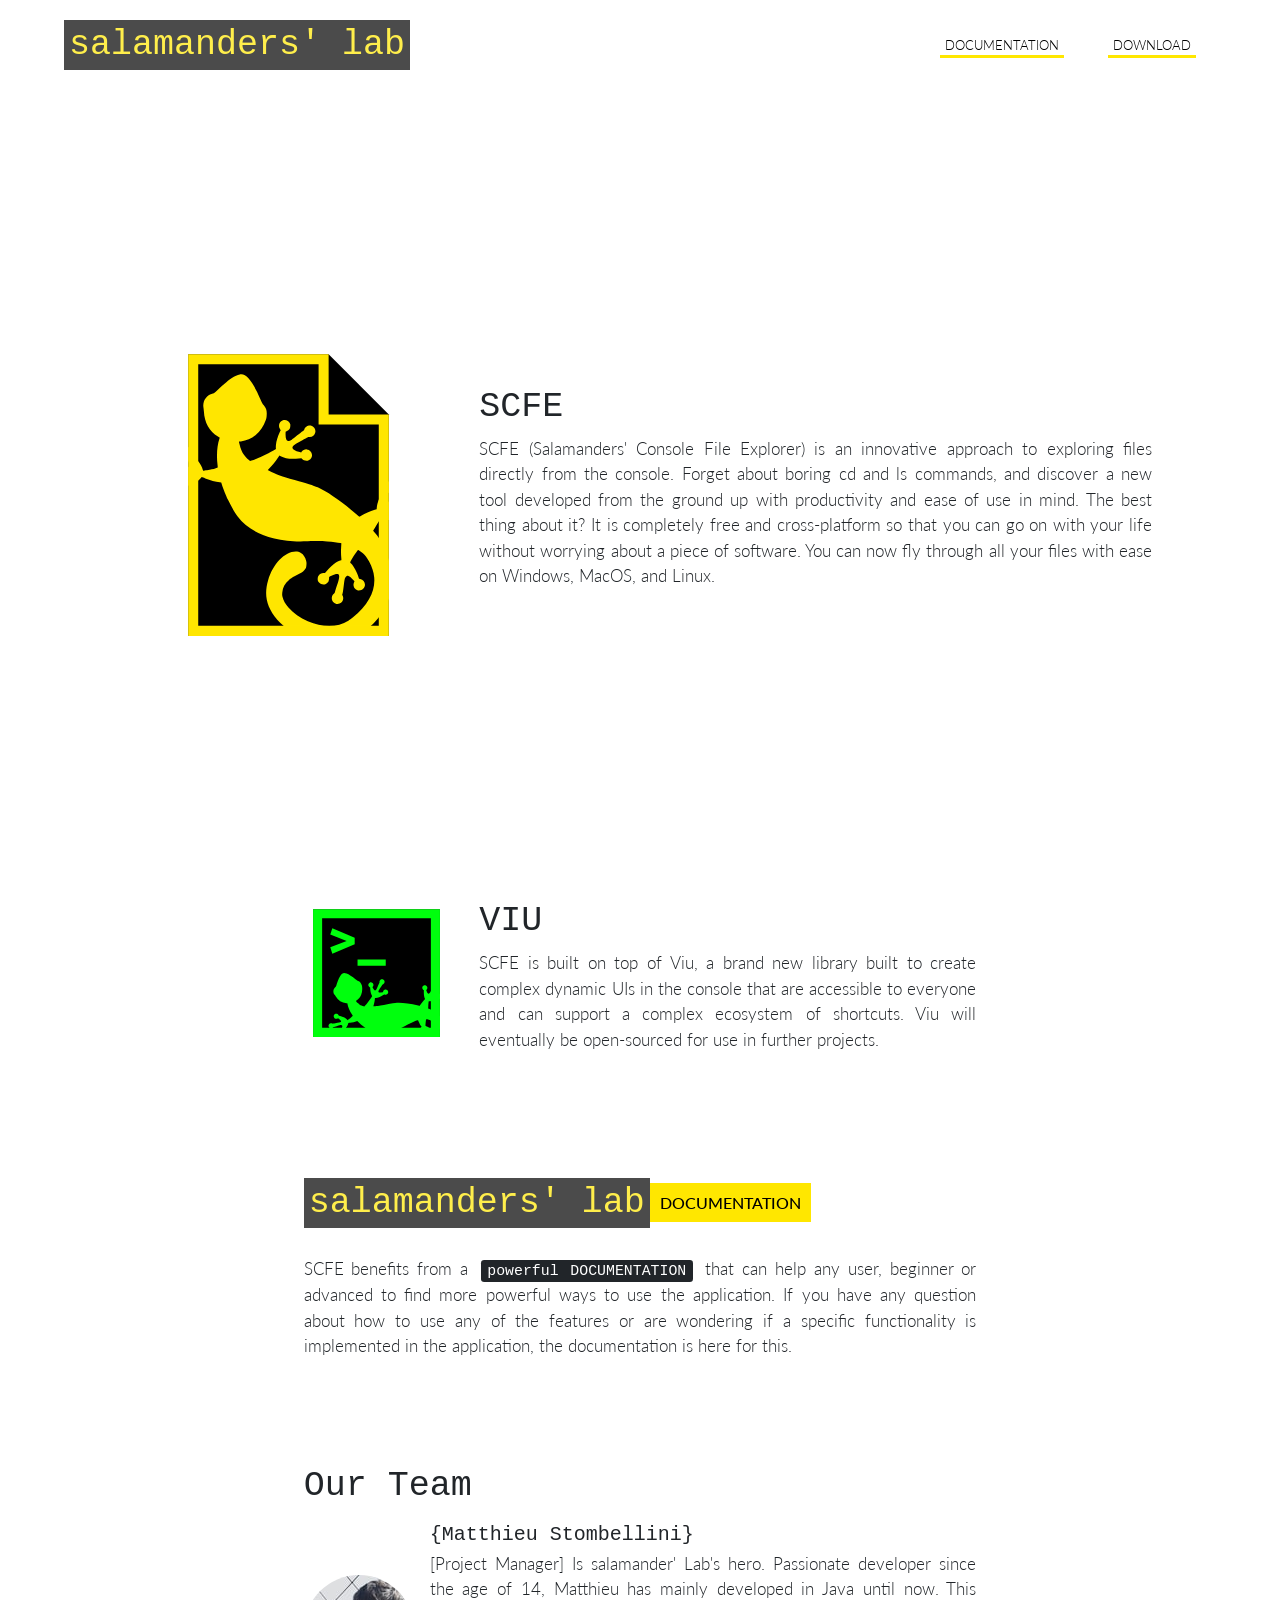
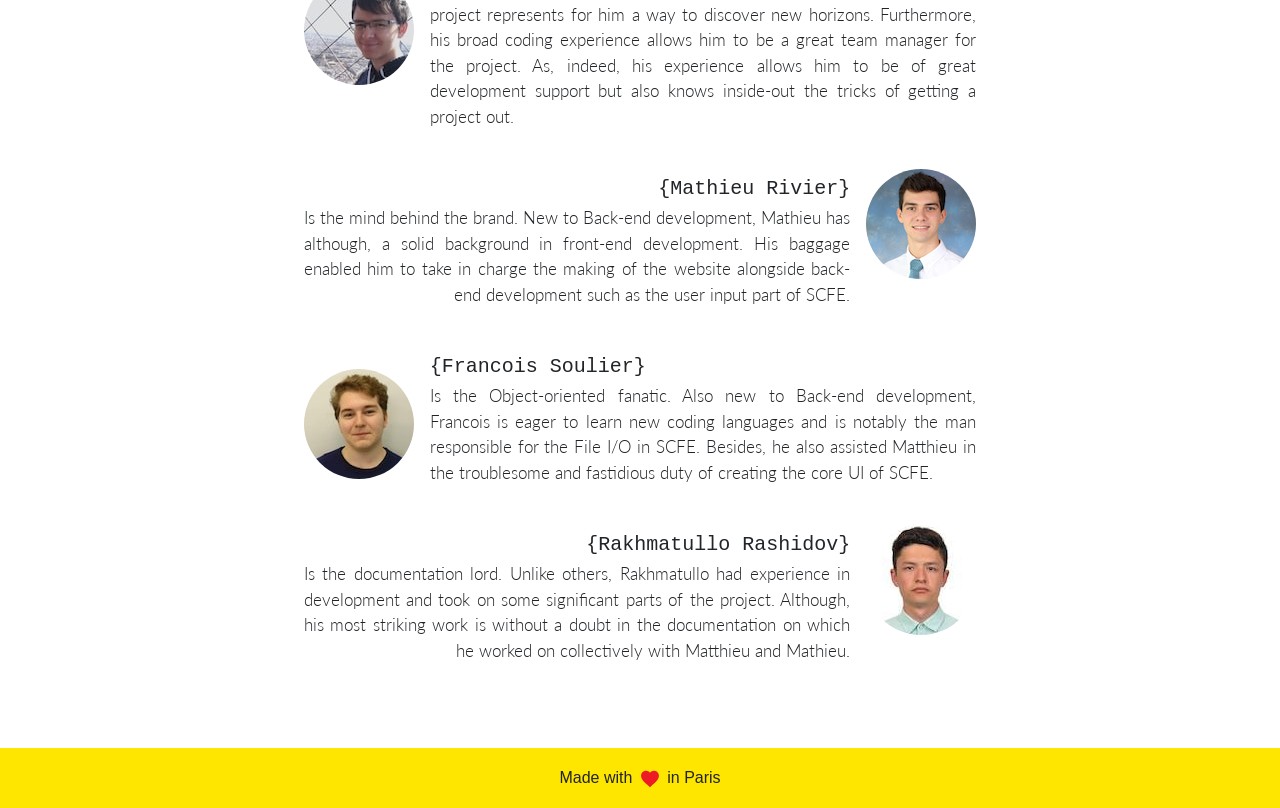
<file: salamanders.dev/index.html>
<!DOCTYPE html>
<html lang="en" dir="ltr">
<head>

	<!-- VIEW PORT + CHARSET -->
	<meta name="viewport" content="width=device-width, initial-scale=1.0">
    <meta charset="utf-8">
    
    
	<!-- Global site tag (gtag.js) - Google Analytics -->
	<script async src="https://www.googletagmanager.com/gtag/js?id=UA-137724174-1"></script>
	<script>
		window.dataLayer = window.dataLayer || [];
		function gtag(){dataLayer.push(arguments);}
		gtag('js', new Date());
		
		gtag('config', 'UA-137724174-1');
	</script>


    <!-- External links -->
    <link rel="stylesheet" href="https://stackpath.bootstrapcdn.com/bootstrap/4.3.0/css/bootstrap.min.css" 
    integrity="sha384-PDle/QlgIONtM1aqA2Qemk5gPOE7wFq8+Em+G/hmo5Iq0CCmYZLv3fVRDJ4MMwEA" crossorigin="anonymous">
	<link href="https://fonts.googleapis.com/css?family=Lato:300,400|PT+Mono" rel="stylesheet">

	<script src="https://ajax.googleapis.com/ajax/libs/jquery/3.4.0/jquery.min.js"></script>
    

    <!-- Internal Links -->
    <link rel="stylesheet" href="css/navigation.css">
    <link rel="stylesheet" href="css/master.css">
    <link rel="stylesheet" href="css/animations.css">

    <script src="js/nav.js" charset="utf-8"></script>


    <!-- Page Title  / icon -->
    <link rel="icon" type="image/x-icon" href="library/favicon.ico">
    <title>salamanders' lab</title>

</head>


<!-- BODY -->
<body>	
	<!-- NAVIGATION -->
	<div class="nav">
		<li><h1 class="nav-title"><a href="#" class="nav-title nav-title-home">salamanders' lab</a></h1></li>
		
		<ul class='ml-auto'>
			<li><a href="pages/documentation.html" class="nav-a">Documentation</a></li>
			<li><a rel="canonical" href="pages/download.html" class="nav-a">Download</a></li>
		</ul>
		
	</div>


	<!-- NAVIGATION MOBILE -->
	<div class="navMini"> 
		<a href="#" id="logo">salamanders' lab</a>
		<div id="myNav" class="overlay">
			<a href="javascript:void(0)" class="closebtn" id="btn-nav" onclick="closeNav()">
				<!-- Close BTN SVG -->
				<svg enable-background="new 0 0 32 32" height="32px" class="menu-ico" version="1.1" viewBox="0 0 32 32" width="32px" 
					xml:space="preserve" xmlns="http://www.w3.org/2000/svg" xmlns:xlink="http://www.w3.org/1999/xlink"><path 
						d="M17.459,16.014l8.239-8.194c0.395-0.391,0.395-1.024,0-1.414c-0.394-0.391-1.034-0.391-1.428,0
						l-8.232,8.187L7.73,6.284c-0.394-0.395-1.034-0.395-1.428,0c-0.394,0.396-0.394,1.037,0,1.432l8.302,8.303l-8.332,8.286
						c-0.394,0.391-0.394,1.024,0,1.414c0.394,0.391,1.034,0.391,1.428,0l8.325-8.279l8.275,8.276c0.394,0.395,1.034,0.395,1.428,0
						c0.394-0.396,0.394-1.037,0-1.432L17.459,16.014z" id="Close"/><g/><g/><g/><g/><g/><g/>
				</svg>
			</a>
			
			<div class="overlay-content">
				<a href="pages/documentation.html">Documentation</a>
				<a href="pages/download.html">Download</a>
			</div>
		</div>

		<a href="javascript:void(0)" class="closebtn" id="btn-nav" onclick="openNav()">
			<!-- Open BTN SVG -->
			<svg enable-background="new 0 0 32 32" height="32px" class="menu-ico" version="1.1" viewBox="0 0 32 32" width="32px" xml:space="preserve" 
				xmlns="http://www.w3.org/2000/svg" xmlns:xlink="http://www.w3.org/1999/xlink"><g id="Menu_1_">
					<path d="M1,10h30c0.552,0,1-0.448,1-1c0-0.552-0.448-1-1-1H1C0.448,8,0,8.448,0,9C0,9.552,0.448,10,1,10z"/>
					<path d="M31,15H1c-0.552,0-1,0.448-1,1c0,0.552,0.448,1,1,1h30c0.552,0,1-0.448,1-1C32,15.448,31.552,15,31,15z"/>
					<path d="M31,22H11c-0.552,0-1,0.448-1,1s0.448,1,1,1h20c0.552,0,1-0.448,1-1S31.552,22,31,22z"/></g><g/><g/><g/><g/><g/><g/>
			</svg>
		</a>
    </div>
	<!-- END OF NAVIGATION -->
    
    
	<!-- MAIN CODE -->
    <div class="main">
		
		<!-- DOWNLOAD APP + QUICK PRESENTATION -->
		<div class="presentation-container row align-items-center">
			<div class="col-md-4">
				<a href="pages/download.html"><img src="library/scfe.svg" class="img-logo" alt="logo - SCFE" /></a>
			</div>


			<div class="col-md-8">
				<h1 class="sectionTitle">SCFE</h1>
				<p class="text">SCFE (Salamanders' Console File Explorer) is an innovative approach to exploring files directly from the console. Forget about boring cd and ls commands, and discover a new tool developed from the ground up with productivity and ease of use in mind. The best thing about it? It is completely free and cross-platform so that you can go on with your life without worrying about a piece of software. You can now fly through all your files with ease on Windows, MacOS, and Linux.
				</p>
			</div>
		</div>
	  	  
		<!-- VIU -->
		<div class="row">
			<div class="col-xl-2 col-lg-1"></div>
			<div class="col-md-2">
				<img src="library/viu.svg" class="align-self-start viu" alt="...">
			</div>
			
			<div class="col-xl-6 col-lg-8 col-md-10 animation-element slide-left">
			    <h1 class="sectionTitle">VIU</h1>
					<p class="text">SCFE is built on top of Viu, a brand new library built to create complex dynamic UIs in the console that are accessible to everyone and can support a complex ecosystem of shortcuts. Viu will eventually be open-sourced for use in further projects.
					</p>
			</div>
			
		</div>


		<!-- POWERFUL DOCUMENTATION -->
		<div class="row top-10">

			<div class="col-xl-2 col-lg-1"></div>
			<div class="col-xl-8 col-lg-10">
				<li><h1 class="nav-title"><a href="pages/documentation.html" class="nav-title nav-title-home index-doc-title">salamanders' lab<a href="pages/documentation.html" class="doc-title-a doc-title doc-title-home index-doc-title-documentation">Documentation</a></a></h1></li>
			</div>
			<div class="col-xl-1 col-lg-1"></div>


			<div class="col-xl-2 col-lg-1"></div>
			<div class="col-xl-8 col-lg-10 animation-element slide-right">
			    <!-- <h1 class="sectionTitle">POWERFUL <kbd>DOCUMENTATION</kbd></h1> -->
					<p class="text">SCFE benefits from a <kbd>powerful DOCUMENTATION</kbd> that can help any user, beginner or advanced to find more powerful ways to use the application. If you have any question about how to use any of the features or are wondering if a specific functionality is implemented in the application, the documentation is here for this.
					</p>
			</div>
			
		</div>
	
		
		<!-- The TEAM -->
		<div class="team-container top-10 row">
			<div class="col-xl-2 col-lg-1"></div>
			
			<div class="col-xl-8 col-lg-10">
				<h1 class="sectionTitle">Our Team</h1>
				<ul class="list-unstyled">
					<!-- Matthieu Stombellini -->
					<li class="media animation-element slide-left">
						<a href="https://bit.ly/2LMwHC9" class="align-self-center" target="_blank"><img src="library/team/matthieu-stombellini.jpg" class="align-self-center mr-3 pulse-animation" alt="Matthieu Stombellini | salamanders' lab"></a>
						<div class="media-body">
							<h1><h5 class="mt-0 mb-1 name-title">{Matthieu Stombellini}</h5></h1>
							<p class="text">[Project Manager] Is salamander' Lab's hero. Passionate developer since the age of 14, Matthieu has mainly developed in Java until now. This project represents for him a way to discover new horizons. Furthermore, his broad coding experience allows him to be a great team manager for the project. As, indeed, his experience allows him to be of great development support but also knows inside-out the tricks of getting a project out.
							</p>
						</div>
					</li>
					
					<!-- Mathieu Rivier -->
					<li class="media my-4 animation-element slide-right">
						<div class="media-body">
							<h1><h5 class="mt-0 mb-1 name-title text-right">{Mathieu Rivier}</h5></h1>
							<p class="text align-right">Is the mind behind the brand. New to Back-end development, Mathieu has although, a solid background in front-end development. His baggage enabled him to take in charge the making of the website alongside back-end development such as the user input part of SCFE.
							</p>
						</div>
						
						<a href="https://bit.ly/2QPbTHv" target="_blank"><img src="library/team/mathieu-rivier.jpg" class="align-self-center ml-3 pulse-animation" alt="Mathieu Rivier | salamanders' lab"></a>
					</li>
					
					<!-- Francois Soulier -->
					<li class="media animation-element slide-left">
						<img src="library/team/francois-soulier.jpg" class="align-self-center mr-3 pulse-animation" alt="Francois Soulier | salamanders' lab">
						<div class="media-body">
							<h1><h5 class="mt-0 mb-1 name-title">{Francois Soulier}</h5></h1>
							<p class="text">Is the Object-oriented fanatic. Also new to Back-end development, Francois is eager to learn new coding languages and is notably the man responsible for the File I/O in SCFE. Besides, he also assisted Matthieu in the troublesome and fastidious duty of creating the core UI of SCFE.
							</p>
						</div>
					</li>
					<!-- https://bit.ly/2MnokgE -->
					<!-- Rakhmatullo Rashidov -->
					<li class="media my-4 animation-element slide-right">
						<div class="media-body">
							<h1><h5 class="mt-0 mb-1 text-right name-title">{Rakhmatullo Rashidov}</h5></h1>
							<p class="text align-right">Is the documentation lord. Unlike others, Rakhmatullo had experience in development and took on some significant parts of the project. Although, his most striking work is without a doubt in the documentation on which he worked on collectively with Matthieu and Mathieu.
							</p>
						</div>
						
						<a href="https://bit.ly/2MnokgE" target="_blank"><img src="library/team/rakhmatullo-rashidov.jpg" class="align-self-center ml-3 pulse-animation" alt="Rakhmatullo Rashidov | salamanders' lab"></a>
					</li>
				</ul>
			</div>
		</div>
		
    </div> <!-- End of main -->

	<div class="footer">
		<p class="love">Made with <img src="library/_ionicons_svg_md-heart.svg" class="icon"/> in Paris</p>
	</div>

    <!-- SCRIPTS -->
	<script src="https://code.jquery.com/jquery-3.2.1.slim.min.js" 
		integrity="sha384-KJ3o2DKtIkvYIK3UENzmM7KCkRr/rE9/Qpg6aAZGJwFDMVNA/GpGFF93hXpG5KkN" crossorigin="anonymous">
	</script>
	
	<script src="https://cdnjs.cloudflare.com/ajax/libs/popper.js/1.11.0/umd/popper.min.js" 
		integrity="sha384-b/U6ypiBEHpOf/4+1nzFpr53nxSS+GLCkfwBdFNTxtclqqenISfwAzpKaMNFNmj4" crossorigin="anonymous">
	</script>
    
	<script src="https://maxcdn.bootstrapcdn.com/bootstrap/4.0.0-beta/js/bootstrap.min.js" 
		integrity="sha384-h0AbiXch4ZDo7tp9hKZ4TsHbi047NrKGLO3SEJAg45jXxnGIfYzk4Si90RDIqNm1" crossorigin="anonymous">
	</script>
    
	<script type="text/javascript" src="js/jquery.js"></script>

	<!-- SCRIPT NAVIGATION MOBILE -->
	<script>
		function openNav() 
		{
			document.getElementById("myNav").style.height = "100%";
		}

		function closeNav() 
		{
			document.getElementById("myNav").style.height = "0%";
		}
	</script>

</body>
</html>
</file>
<file: salamanders.dev/css/navigation.css>
li 
{
	display: inline;
}
:root {
  --accent-colour: #ffe700;
}

@media screen and (min-width: 993px) {
	div.nav 
	{		
		height: 90px;
		width: 100%;
		line-height: 90px;

		position: fixed;
		list-style:none;
		padding-left: 5%;
		padding-right: 5%;
		
		background-color: white;
		
		z-index: 1030;
	}

	.scrolled
	{
		background-color: #fff;
		color: #000;
	}

	li .nav-title 
	{
		font-family: 'PT Mono', monospace;
		font-size: 35px;
		text-decoration: none;
		color: #000;
		opacity: .7;

		position: relative;

		-webkit-animation-duration: .3s;
		transition-duration: .3s;
	}
	
	li a.nav-title:hover 
	{
		color: #ffe700;
		opacity: 1.5;
	}

	li h1.nav-title 
	{
		opacity: 1;
		line-height: 90px;
		position: relative;
	}

	li .doc-title-home
	{
		vertical-align: top;
		transform: translate(0, -50%);
	}

	.doc-title-a:hover, .doc-title-a
	{
		text-decoration: none;
	}

	li .doc-title
	{
		padding: 10px;

		font-family: 'Lato', monospace;
		font-size: 16px;
		text-transform: uppercase;
		
		color: #000;
		background-color: #ffe700;

		position: relative;
		
		-webkit-animation-duration: .3s;
		transition-duration: .3s;
	}

	.doc-title-a:hover, .doc-title-a
	{
		text-decoration: none;
	}

	li .nav-title-home 
	{
		padding: 5px;
		background-color: #000;
		color: #ffe700;
	}
	
	li .nav-a 
	{
		color: #000;

		font-weight: 300;
		font-size: 16px;
		text-transform: uppercase;
	}
	
	li a.nav-a
	{
		margin: 0 20px;
		display:inline;

		font-family: 'Lato', sans-serif;
		font-size: 13px;
		text-decoration: none;
		text-transform: uppercase;
		color: #000;

		-webkit-animation-duration: .3s;
		transition-duration: .3s;
	}

	nav.nav 
	{		
		height: 90px;
		width: 100%;
		line-height: 90px;

		position: fixed;
		list-style:none;
		padding-left: 5%;
		padding-right: 5%;
		
		background-color: transparent;
		
		z-index: 1030;

		-webkit-animation-duration: .3s;
		transition-duration: .3s;
	}

	nav li a.nav-a, nav li a.nav-a:hover.seleted
	{
		font-weight: 300;
		text-transform: uppercase;
		color: #fff;
	}

	nav.scrolled 
	{
		background-color: #fff;
	}

	nav.scrolled li a.nav-a, nav.scrolled li a.nav-a:hover
	{
		font-weight: 300;
		text-transform: uppercase;
		color: #000;
	}

	a.nav-a {
		padding: 5px;
	  background:
	     linear-gradient(
	       to bottom, var(--accent-colour) 0%,
	       var(--accent-colour) 100%
	     );
	    background-position: 0 100%;
	    background-repeat: repeat-x;
	    background-size: 15px 3px;
	  	color: #000;
	  	text-decoration: none;

	  	transition: background-size .5s;
	  	transition-duration: color .5s;
	}

	a.nav-a:hover {
		padding: 5px;
	 	background-size: 4px 70px;
	  	color: black;
	}

	.navMini 
	{
		display: none;
	}

	a.seleted 
	{
			opacity: .9;
			background: linear-gradient(to bottom, var(--accent-colour) 0%, var(--accent-colour) 100%);
			background-position: 0 100%;
			background-repeat: repeat-x;
			background-position: -5px;
			background-size: 3px 3px;
			color: #000;
			text-decoration: none;
	}

	a.seleted:hover
	{
		background-image: url("data:image/svg+xml;charset=utf8,%3Csvg id='squiggle-link' xmlns='http://www.w3.org/2000/svg' xmlns:xlink='http://www.w3.org/1999/xlink' xmlns:ev='http://www.w3.org/2001/xml-events' viewBox='0 0 20 4'%3E%3Cstyle type='text/css'%3E.squiggle{animation:shift .3s linear infinite;}@keyframes shift {from {transform:translateX(0);}to {transform:translateX(-20px);}}%3C/style%3E%3Cpath fill='none' stroke='%23ffe700' stroke-width='2' class='squiggle' d='M0,3.5 c 5,0,5,-3,10,-3 s 5,3,10,3 c 5,0,5,-3,10,-3 s 5,3,10,3'/%3E%3C/svg%3E");
		background-position: auto 100%;
		background-size: auto 4px;
		background-repeat: repeat-x;
		background-position: -5px;
		text-decoration: none;
	}

}

/* Navigation MOBILE///////////////////////////////////////////////////////////////////////////////////*/
@media  screen and (min-width : 0px) and (max-width : 992px) {
	.nav 
	{
		display: none;
	}  	
	
	.navMini 
	{
		height: 90px;
		width: 100%;
		line-height: 90px;

		position: fixed;
		list-style:none;
		padding: 0;

		background-color: #000;
		z-index: 1024;
	}
  	
	.overlay 
	{
		height: 0;
		width: 100%;
		
		overflow-x: hidden;
		position: fixed;
		left: 0;
		top: 0;

		background-color: rgba(44,62,80, 0.9);
		
		transition: 0.5s;
		z-index: 1000;
	}	

	.overlay-content 
	{
		width: 100%;
		
		position: relative;
		//text-align: center;
	}
	
	.overlay a 
	{
		display: block;

		font-family: 'Lato', sans-serif;
		font-weight: 300;
		text-decoration: none;
		text-transform: uppercase;
		color: #818181;

		-webkit-animation-duration: .3s;
		transition: 0.3s;
	}
	
	.overlay a:hover, .overlay a:focus 
	{
		color: #f1f1f1;
	}
	
	@media screen and (max-height: 450px) 
	{
		.overlay {overflow-y: auto;}
		
		.overlay a {font-size: 20px}
		
	}
	
	#btn-nav
	{
		position: relative;
		float: right;
		right: 5%;
		top: 0%;
		
		color: #fff;
		
		cursor:pointer;
	}
	
	.menu-ico  
	{
		fill: #ffe700;
		
		-webkit-animation-duration: .4s;
		transition: .4s;
	}
	
	.menu-ico:hover
	{
		fill: #fff;
	}
	
	#logo 
	{
		position: relative;
		left: 5%;

		font-family: 'PT Mono', monospace;
		font-size: 5vw;
		text-decoration: none;
		text-transform: none;
		color: #ffe700;
		
		-webkit-animation-duration: .4s;
		transition: .4s;
	}
	
	#logo:hover 
	{
		color: #fff;
	}
}

/*  MOBILE MENU //////////////////////////////////////#55efc4/////////*/

.overlay {
	height: 0%;
	width: 100%;
    
	position: fixed;
	z-index: 1;
	top: 0;
	left: 0;

	background-color: rgb(0,0,0);
	background-color: rgba(0,0,0, 0.9);

	overflow-y: hidden;
	transition: 0.5s;
}

.overlay-content {
	width: 100%;
	
	position: relative;
	text-align: center;
	top: 25%;
}

.overlay a {
	display: block;
	right: 5%;
	
	font-family: 'Open Sans', sans-serif;
	font-size: 8vw;
	text-transform: uppercase;
	text-decoration: none;
	color: #818181;
	
	transition: 0.3s;
}

.overlay a:hover, .overlay a:focus {
    color: #fff87e;
}

@media screen and (max-height: 450px) {
  .overlay {overflow-y: auto;}
  .overlay a {font-size: 20px}
}
</file>
<file: salamanders.dev/css/master.css>
html { height: 100%; }
body {height: 100%; }
#content {min-height: 100%; }



/* ////////////////////////////////////////////////////////////////////////////////////////////////////////////////////

														GLOBAL

//////////////////////////////////////////////////////////////////////////////////////////////////////////////////// */



.main 
{
	width: 80vw;
	
	position: relative;
	padding-top: 90px;
	left: 10vw;

	font-family: 'Lato', sans-serif;
	font-weight: 300;

}

.macos, .windows, .linux
{
	display: none;
}


.presentation-container 
{
	height: calc(100vh - 90px);
}


/* Download page downloader */
.download-container
{
	height: 100vh;

	position: relative;
	align-items: center;

	background-color: #2d3436;
}


.table-container 
{
	position: relative;
	width: 100%;
}








.align-right 
{
	text-align: justify;
	text-align-last: right;
}

.top-5
{
	padding-top: 5vh;
}

.top-10
{
	padding-top: 10vh;
}

.top-15
{
	padding-top: 15vh;
}

.top-p-5
{
	margin-top: 5vh;
}



/* ////////////////////////////////////////////////////////////////////////////////////////////////////////////////////

														FONTS

//////////////////////////////////////////////////////////////////////////////////////////////////////////////////// */



h1.sectionTitle 
{
	font-family: 'PT Mono', monospace;
	font-weight: 300;
	font-size: 35px;
}

p.text
{
	position: relative;
	text-align: justify;

	font-size: 17px;
}

p.text-alert
{
	color: #d63031;
}


/*//////////////////////////////////////////////	Index	//////////////////////////////////////////////*/


h5.name-title
{
	font-family: 'PT Mono', monospace;
	font-weight: 300;
	font-size: 20px;
}


/*//////////////////////////////////////////////	Documentation	//////////////////////////////////////////////*/


h5.doc-h5 
{
	position: relative;
	padding: 5px;

	font-family: 'PT Mono', monospace;
	font-size: 18px;

	background-color: #000;
	color: #ffe700;
}

kbd
{
	margin-right: 5px;
	margin-left : 5px;
}

mark 
{
	text-transform: uppercase;

	background-color: #ffe700;
	color: black;
}


/*//////////////////////////////////////////////	Download	//////////////////////////////////////////////*/


.doc-release-titles
{
	font-family: 'PT Mono', monospace;
}

h2.doc-release-titles
{
	padding-top: 3%;

	font-size: 30px;
}

h4.doc-release-titles
{
	padding-top: 2%;

	font-size: 20px;
	text-decoration: underline;
	letter-spacing: .3px;
}

span.text-alert
{
	color: #d63031;
}



/* ////////////////////////////////////////////////////////////////////////////////////////////////////////////////////

														Links

//////////////////////////////////////////////////////////////////////////////////////////////////////////////////// */


a img.img-logo:hover 
{
	animation: jump 1s ease 1;
}

/*//////////////////////////////////////////////	Documentation	//////////////////////////////////////////////*/


button.btn-link 
{
	font-family: 'PT Mono', monospace;
	text-decoration: none;
	color : #ffe700;
}

button.btn-link:hover 
{
	color: white;
	text-decoration: none;
}



button.btn-link-doc
{
	position: relative;
	padding: 0;

	vertical-align: top;

	font-family: 'Lato', sans-serif;
	font-size: ;
	font-weight: 300;

	color: #007bff;
}

button.btn-link-doc:hover
{
	color: #007bff;
	text-decoration: underline;
}



/*//////////////////////////////////////////////	Download	//////////////////////////////////////////////*/


/* Download button: */
.download-button
{
	position: relative;
	left: 50%;

	padding: 2vh  3vw;
	background-color: #ffe700;

	border-radius: 7px;

	font-family: 'Lato', sans-serif;
	font-size: 1.4em;
	font-weight: 400;
	text-align: center;
	color: black;

	opacity: 0.8;

	transform: translateX(-50%);

	-webkit-animation-duration: .5s;
	transition-duration: .5s;
}

.download-button:hover
{
	opacity: 1;
	
	font-family: 'Lato', sans-serif;
	font-size: 1.4em;
	font-weight: 400;
	text-align: center;
	color: black;
	text-decoration: none;
}

.download-ico
{
	height: 1.4em;
}



/* ////////////////////////////////////////////////////////////////////////////////////////////////////////////////////

														LISTS & TABLES

//////////////////////////////////////////////////////////////////////////////////////////////////////////////////// */



/*//////////////////////////////////////////////	Documentation	//////////////////////////////////////////////*/


.list-cmd-doc 
{
	list-style: none;
}

table.doc-table
{
	position: relative;
	table-layout: fixed;

	left: 5%;
	max-width:95%;
	white-space:nowrap;
}

table.doc-table td
{
	padding: 0 5px;
}


/*//////////////////////////////////////////////	Download	//////////////////////////////////////////////*/


.download-table 
{
	width: 100%;
	margin-top: 5vh;
}

ul.release-note-list {
  list-style-type: none;
}

ul.release-note-list > li:before {
  content: "–"; /* en dash */
  position: absolute;
  margin-left: -1.1em; 
}



/* ////////////////////////////////////////////////////////////////////////////////////////////////////////////////////

														IMAGES

//////////////////////////////////////////////////////////////////////////////////////////////////////////////////// */



img.img-logo 
{
	position: relative;
	height: auto;
	width: 100%;

  	-webkit-animation: gbounce 4s ease infinite;
  	animation: gbounce 4s ease infinite;
  	animation-delay: 10000ms;
}

.viu
{
	width: 100%;
}


/*//////////////////////////////////////////////	Documentation	//////////////////////////////////////////////*/


.img-doc-basic, .img-doc, .img-doc-MacOS
{
	display: none;
	width: 80%;

	position: relative;
	padding-bottom: 15px;
	left: 50%;

	transform: translate(-50%, 0%);
}



/* ////////////////////////////////////////////////////////////////////////////////////////////////////////////////////

														FOOTER

//////////////////////////////////////////////////////////////////////////////////////////////////////////////////// */



.footer 
{
	position: relative;
	height:60px; 
	width:100%;
 
	top: 5vh;
	bottom:0;
 
	background:#ffe600;
}

.footer .love 
{
	position: relative;
	
	left: 50%;
	top: 50%;
	
	transform: translate(-50%, -50%);
	text-align: center;
}

.footer .love .icon 
{	
	font-size: 12px;
	line-height: 60px;
	width: 22px;

	margin-left: 2px;
	margin-right: 2px;
	
	fill: #ED1C24;
}









/* ////////////////////////////////////////////////////////////////////////////////////////////////////////////////////

														MOBILE

//////////////////////////////////////////////////////////////////////////////////////////////////////////////////// */









@media  screen and (min-width : 0px) and (max-width: 992px) {

	/* ////////////////////////////////////////////////////////////////////////////////////////////////////////////////////

														Links

	//////////////////////////////////////////////////////////////////////////////////////////////////////////////////// */
	

	/* Documentation Title demonstration index page*/


	.index-doc-title
	{
		padding: 10px;
		background-color: #000;

		font-family: 'PT Mono', monospace;
		font-size: 3vw;
		text-decoration: none;
		color: #ffe700;
		opacity: .7;

		-webkit-animation-duration: .4s;
		transition-duration: .4s;
	}

	.index-doc-title:hover
	{
		text-decoration: none;
		color: #ffe700;
		opacity: 1;	
	}

	.index-doc-title-documentation
	{
		position: relative;
		top: -2px;

		padding: 7px;
		background-color: #ffe700;

		font-family: 'PT Mono', monospace;
		font-size: 2vw;
		text-decoration: none;
		text-transform: uppercase;
		color: #000;
	}

	.index-doc-title-documentation:hover
	{
		text-decoration: none;
		color: #000;
		opacity: 1;	
	}


	/* Team container */

}

/* Home Introduction - Home Page //////////////////////////////////////////////////////////////////////////////////////////*/




/*  Team Info - Home Page */ 



/* Mobile Display - HOME PAGE*/
@media  screen and (min-width : 0px) and (max-width : 768px) {

	h1.sectionTitle 
	{
		padding-top: 5vh;
	}

	.viu
	{
		position: relative;
		width: 30%;
		left: 50%;
		transform: translate(-50%, 20%);
	}

	.presentation-container 
	{
		height: auto;
	}

	.team-container
	{
		display: none;
	}

	

}


/* Home Introduction - DOWNLOAD Page //////////////////////////////////////////////////////////////////////////////////////////*/




.download-app
{
	padding: 0;
	margin-top: 4em;
	display: inline-flex;
	flex-direction: column;

	font-family: 'Lato', sans-serif;
	text-align: center;
	color: #ffe700;

	border: 1.5px solid #636e72;
	border-radius: 20px;
}

.download-app-item
{
	flex: 1;
}

.app-logo
{
	flex: 0 0 600px;
}

.download-app-title
{
	position: relative;

	font-family: 'PT Mono', monospace;
	letter-spacing: .3em;
}

.download-app li 
{
	padding: 1rem;

	display: flex;
	flex-direction: column;

	justify-content: center;

	border-top: 1px solid #636e72;
}

.download-app li:first-child
{
	border-top: none;
}

.download-app .support, .download-app .release-note
{
	font-weight: 300;
	font-size: 1em;
	text-decoration: none;
	color: #8e8373;
}

.download-app .version, .download-app .platform
{
	font-size: 1.5em;
	line-height: 2rem;
	letter-spacing: .15em;
}







/* Mobile Display - DOWNLOAD PAGE*/
@media  screen and (min-width : 0px) and (max-width : 768px) 
{
	.container-content-Download, .download-container
	{
		display: none;
	}	
}


/* Home Introduction - DOCUMENTATION Page //////////////////////////////////////////////////////////////////////////////////////////*/



.card-header 
{
	background-color: #000;
}




/* Home FOOTER - Home Page //////////////////////////////////////////////////////////////////////////////////////////*/
</file>
<file: salamanders.dev/css/animations.css>
.pulse-animation {
	border-radius: 50%;
	background: #ffe700;
}

.pulse-animation:hover {
  	animation: pulse 2.3s infinite;
}

a.gbounce-animation
{
  	-webkit-animation: gbounce 4s ease infinite;
  	animation: gbounce 4s ease infinite;
  	animation-delay: 0ms;
}


@keyframes jump {
	0% { transform: translateY(0px); }
	25% { transform: translateY(-25px); }
}


@keyframes pulse {
	0% {
		-moz-box-shadow: 0 0 0 0 rgba(255, 231, 0, 0.7);
		box-shadow: 0 0 0 0 rgba(255, 231, 0, 0.5);
	}
	70% {
		-moz-box-shadow: 0 0 0 35px rgba(255, 231, 0, 0);
		box-shadow: 0 0 0 35px rgba(255, 231, 0, 0);
	}
	100% {
		-moz-box-shadow: 0 0 0 0 rgba(255, 231, 0, 0);
		box-shadow: 0 0 0 0 rgba(255, 231, 0, 0);
	}
}

@keyframes gbounce { 
  0% { transform: translateY(0); }
  15% { transform: translateY(-50px); }
  25% {transform: translateY(0);}
  50% { transform: translateY(0); }
  100% { transform: translateY(0); }
}

/*animation element*/

.animation-element {
  opacity: 0;
  position: relative;
}

/*animation element sliding left*/

.animation-element.slide-left {
  opacity: 0;
  -moz-transition: all 500ms ease-out;
  -webkit-transition: all 500ms ease-out;
  -o-transition: all 500ms ease-out;
  transition: all 500ms ease-out;
  -moz-transform: translate3d(-100px, 0px, 0px);
  -webkit-transform: translate3d(-100px, 0px, 0px);
  -o-transform: translate(-100px, 0px);
  -ms-transform: translate(-100px, 0px);
  transform: translate3d(-100px, 0px, 0px);
}

.animation-element.slide-right {
  opacity: 0;
  -moz-transition: all 500ms ease-out;
  -webkit-transition: all 500ms ease-out;
  -o-transition: all 500ms ease-out;
  transition: all 500ms ease-out;
  -moz-transform: translate3d(100px, 0px, 0px);
  -webkit-transform: translate3d(100px, 0px, 0px);
  -o-transform: translate(100px, 0px);
  -ms-transform: translate(100px, 0px);
  transform: translate3d(100px, 0px, 0px);
}

.animation-element.slide-left.in-view, .animation-element.slide-right.in-view {
  opacity: 1;
  -moz-transform: translate3d(0px, 0px, 0px);
  -webkit-transform: translate3d(0px, 0px, 0px);
  -o-transform: translate(0px, 0px);
  -ms-transform: translate(0px, 0px);
  transform: translate3d(0px, 0px, 0px);
}
</file>
